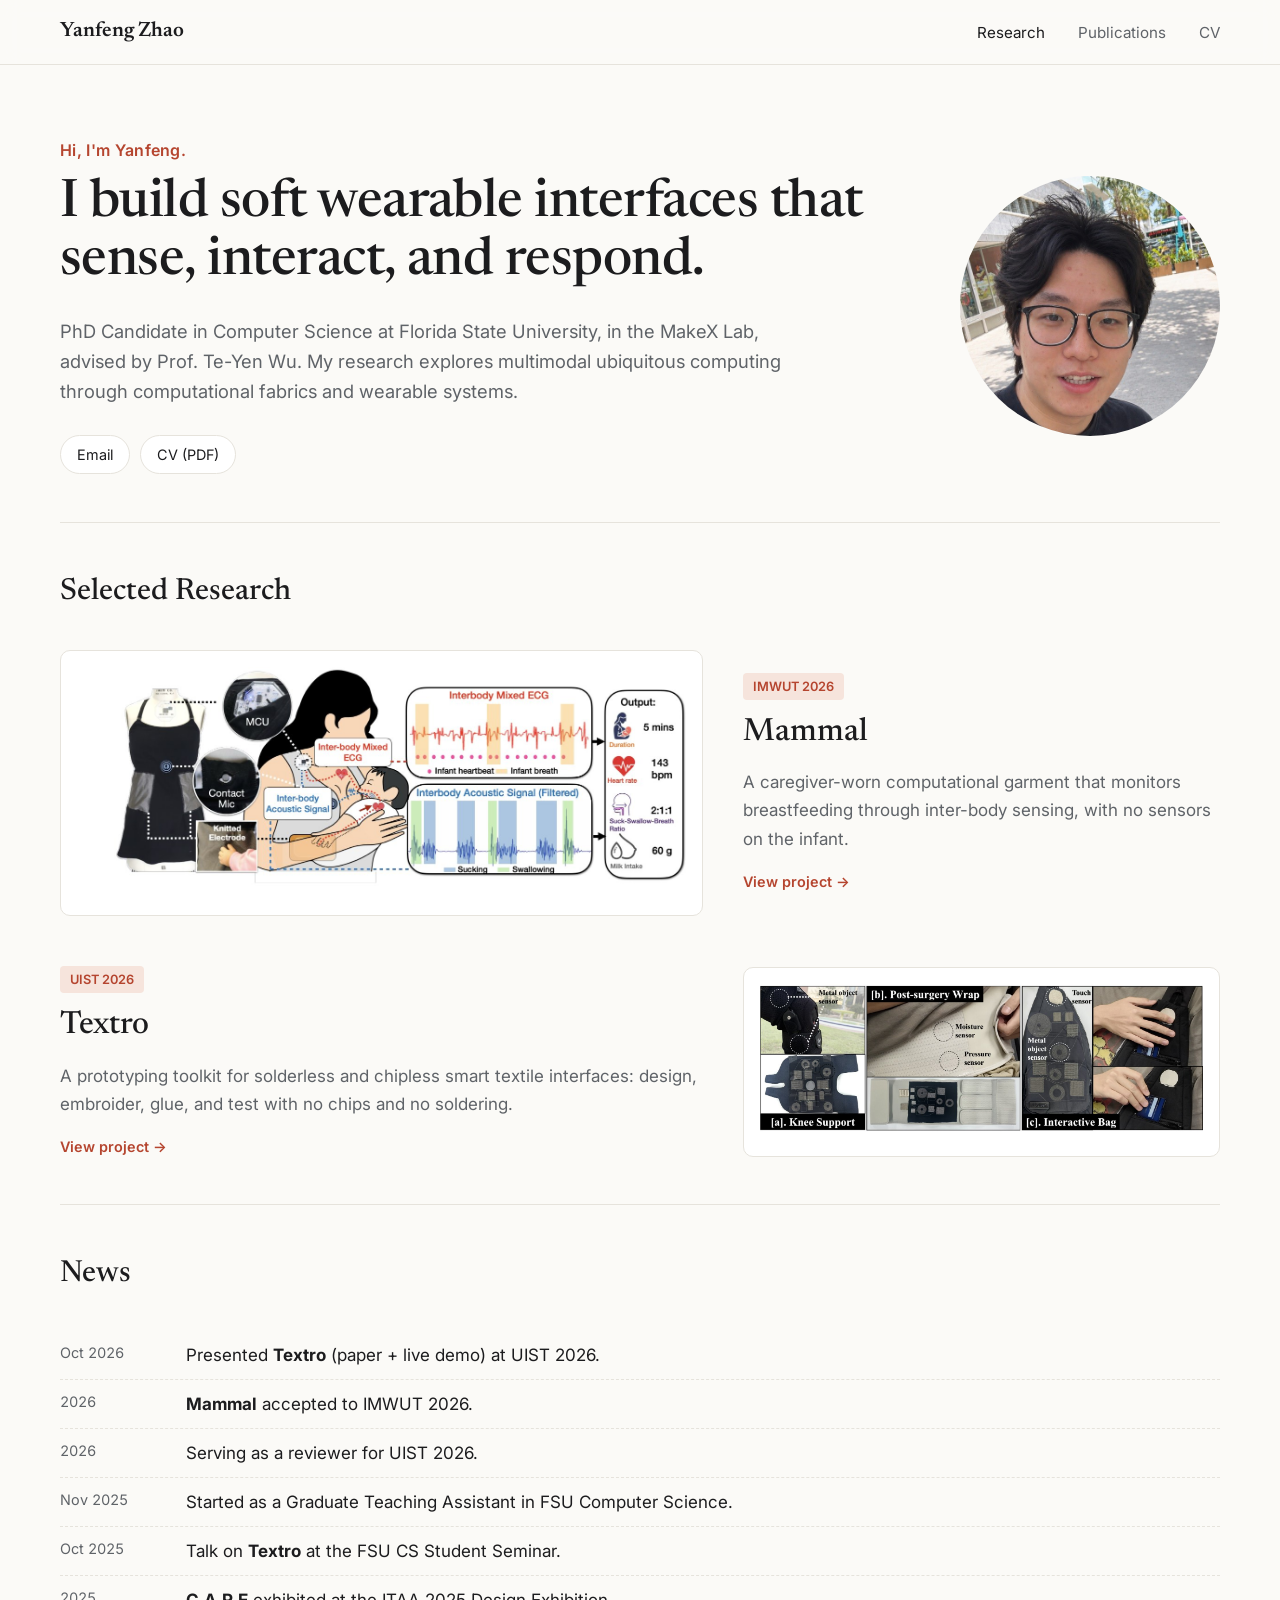
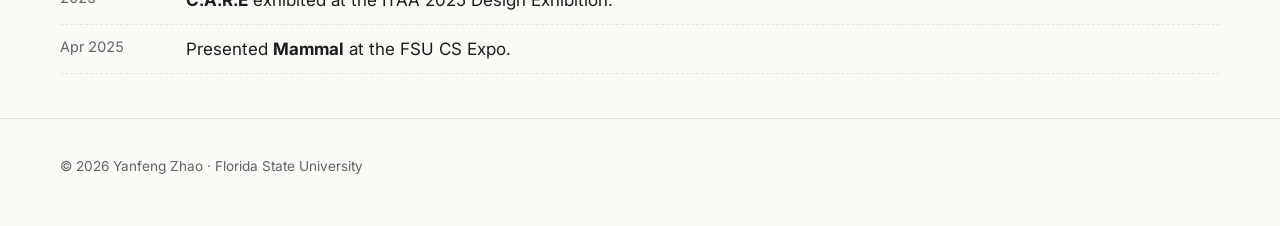
<file: index.html>
<!doctype html>
<html lang="en">
<head>
<meta charset="utf-8">
<meta name="viewport" content="width=device-width, initial-scale=1">
<title>Yanfeng Zhao</title>
<meta name="description" content="Yanfeng Zhao — PhD Candidate and HCI researcher building soft wearable interfaces, computational fabrics, and multimodal sensing systems. Florida State University.">
<link rel="preconnect" href="https://fonts.googleapis.com">
<link rel="preconnect" href="https://fonts.gstatic.com" crossorigin>
<link href="https://fonts.googleapis.com/css2?family=Inter:wght@400;500;600&family=Newsreader:opsz,wght@6..72,400;6..72,500;6..72,600&display=swap" rel="stylesheet">
<link rel="stylesheet" href="assets/style.css">
</head>
<body>

<header class="nav">
  <div class="wrap">
    <a class="brand" href="index.html">Yanfeng Zhao</a>
    <nav>
      <a href="index.html#research" class="active">Research</a>
      <a href="publications.html">Publications</a>
      <a href="files/cv.pdf" target="_blank" rel="noopener">CV</a>
    </nav>
  </div>
</header>

<main class="wrap">

  <!-- ===== HERO ===== -->
  <div class="hero">
    <div>
      <p class="hi">Hi, I'm Yanfeng.</p>
      <h1>I build soft wearable interfaces that sense, interact, and respond.</h1>
      <p class="lead">
        PhD Candidate in Computer Science at Florida State University, in the
        MakeX Lab, advised by Prof. Te-Yen Wu. My research explores multimodal
        ubiquitous computing through computational fabrics and wearable systems.
      </p>
      <div class="links">
        <a href="mailto:yz24f@fsu.edu">Email</a>
        <!-- <a href="https://scholar.google.com/citations?user=YOUR-ID">Google Scholar</a> -->
        <!-- <a href="https://github.com/YOUR-HANDLE">GitHub</a> -->
        <a href="files/cv.pdf" target="_blank" rel="noopener">CV (PDF)</a>
      </div>
    </div>
    <img class="portrait" src="assets/img/portrait.jpg" alt="Portrait of Yanfeng Zhao">
  </div>

  <!-- ===== SELECTED RESEARCH ===== -->
  <section id="research">
    <h2 class="section-title">Selected Research</h2>
    <div class="projects">

      <a class="project" href="projects/mammal.html">
        <div class="thumb fig"><img src="assets/img/mammal-hero.jpg" alt="Mammal computational garment"></div>
        <div>
          <span class="venue">IMWUT 2026</span>
          <h3>Mammal</h3>
          <p>A caregiver-worn computational garment that monitors breastfeeding through inter-body sensing, with no sensors on the infant.</p>
          <span class="more">View project →</span>
        </div>
      </a>

      <a class="project" href="projects/textro.html">
        <div class="thumb fig"><img src="assets/img/textro-hero.jpg" alt="Textro smart textile applications"></div>
        <div>
          <span class="venue">UIST 2026</span>
          <h3>Textro</h3>
          <p>A prototyping toolkit for solderless and chipless smart textile interfaces: design, embroider, glue, and test with no chips and no soldering.</p>
          <span class="more">View project →</span>
        </div>
      </a>

    </div>
  </section>

  <!-- ===== NEWS ===== -->
  <section id="news">
    <h2 class="section-title">News</h2>
    <ul class="news">
      <li><time>Oct 2026</time><span>Presented <b>Textro</b> (paper + live demo) at UIST 2026.</span></li>
      <li><time>2026</time><span><b>Mammal</b> accepted to IMWUT 2026.</span></li>
      <li><time>2026</time><span>Serving as a reviewer for UIST 2026.</span></li>
      <li><time>Nov 2025</time><span>Started as a Graduate Teaching Assistant in FSU Computer Science.</span></li>
      <li><time>Oct 2025</time><span>Talk on <b>Textro</b> at the FSU CS Student Seminar.</span></li>
      <li><time>2025</time><span><b>C.A.R.E</b> exhibited at the ITAA 2025 Design Exhibition.</span></li>
      <li><time>Apr 2025</time><span>Presented <b>Mammal</b> at the FSU CS Expo.</span></li>
      <!-- Add more: <li><time>Mon YYYY</time><span>...</span></li> -->
    </ul>
  </section>

</main>

<footer>
  <div class="wrap">© 2026 Yanfeng Zhao · Florida State University</div>
</footer>
</body>
</html>
</file>
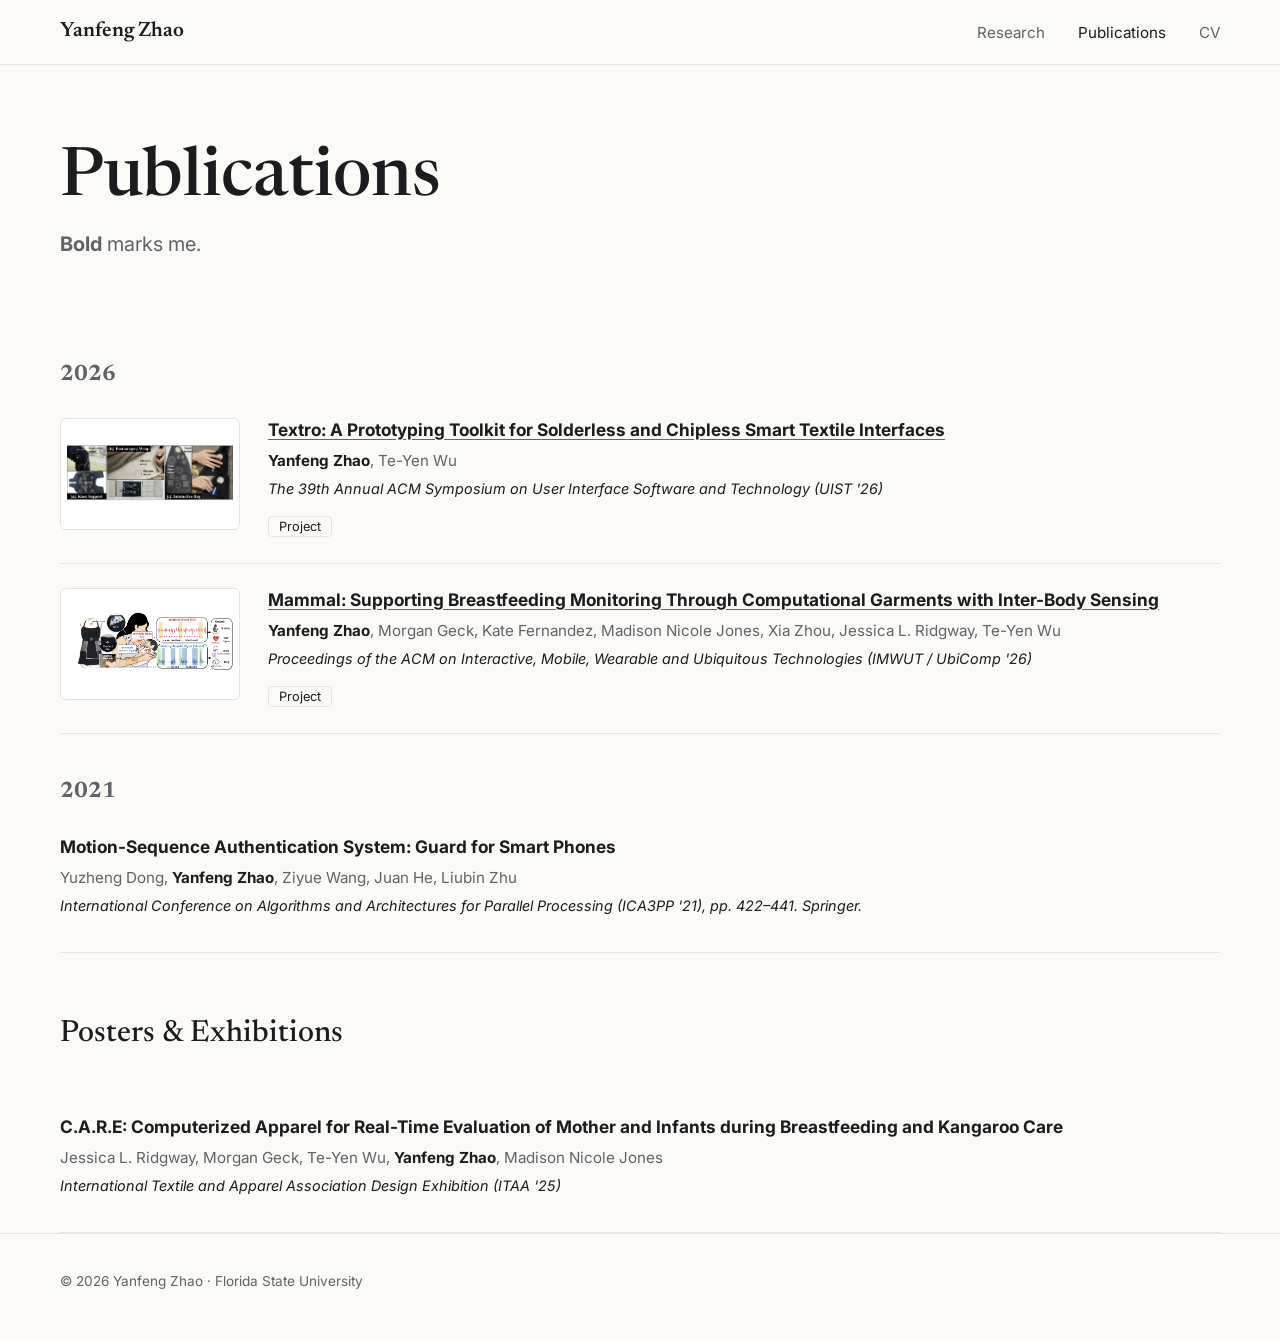
<file: publications.html>
<!doctype html>
<html lang="en">
<head>
<meta charset="utf-8">
<meta name="viewport" content="width=device-width, initial-scale=1">
<title>Publications — Yanfeng Zhao</title>
<link rel="preconnect" href="https://fonts.googleapis.com">
<link rel="preconnect" href="https://fonts.gstatic.com" crossorigin>
<link href="https://fonts.googleapis.com/css2?family=Inter:wght@400;500;600&family=Newsreader:opsz,wght@6..72,400;6..72,500;6..72,600&display=swap" rel="stylesheet">
<link rel="stylesheet" href="assets/style.css">
</head>
<body>

<header class="nav">
  <div class="wrap">
    <a class="brand" href="index.html">Yanfeng Zhao</a>
    <nav>
      <a href="index.html#research">Research</a>
      <a href="publications.html" class="active">Publications</a>
      <a href="files/cv.pdf" target="_blank" rel="noopener">CV</a>
    </nav>
  </div>
</header>

<main class="wrap">
  <div class="p-hero">
    <h1>Publications</h1>
    <p class="subtitle"><b>Bold</b> marks me.</p>
  </div>

  <h3 class="year">2026</h3>

  <div class="pub">
    <img class="fig" src="assets/img/textro-hero.jpg" alt="">
    <div>
      <h4><a href="projects/textro.html">Textro: A Prototyping Toolkit for Solderless and Chipless Smart Textile Interfaces</a></h4>
      <p class="authors"><b>Yanfeng Zhao</b>, Te-Yen Wu</p>
      <p class="meta">The 39th Annual ACM Symposium on User Interface Software and Technology (UIST '26)</p>
      <div class="tags"><a href="projects/textro.html">Project</a><!-- TODO: <a href="...">PDF</a><a href="...">DOI</a> --></div>
    </div>
  </div>

  <div class="pub">
    <img class="fig" src="assets/img/mammal-hero.jpg" alt="">
    <div>
      <h4><a href="projects/mammal.html">Mammal: Supporting Breastfeeding Monitoring Through Computational Garments with Inter-Body Sensing</a></h4>
      <p class="authors"><b>Yanfeng Zhao</b>, Morgan Geck, Kate Fernandez, Madison Nicole Jones, Xia Zhou, Jessica L. Ridgway, Te-Yen Wu</p>
      <p class="meta">Proceedings of the ACM on Interactive, Mobile, Wearable and Ubiquitous Technologies (IMWUT / UbiComp '26)</p>
      <div class="tags"><a href="projects/mammal.html">Project</a><!-- TODO: <a href="...">PDF</a><a href="...">DOI</a> --></div>
    </div>
  </div>

  <h3 class="year">2021</h3>

  <div class="pub" style="grid-template-columns:1fr">
    <div>
      <h4>Motion-Sequence Authentication System: Guard for Smart Phones</h4>
      <p class="authors">Yuzheng Dong, <b>Yanfeng Zhao</b>, Ziyue Wang, Juan He, Liubin Zhu</p>
      <p class="meta">International Conference on Algorithms and Architectures for Parallel Processing (ICA3PP '21), pp. 422–441. Springer.</p>
    </div>
  </div>

  <h2 class="section-title" style="margin-top:56px">Posters &amp; Exhibitions</h2>

  <div class="pub" style="grid-template-columns:1fr">
    <div>
      <h4>C.A.R.E: Computerized Apparel for Real-Time Evaluation of Mother and Infants during Breastfeeding and Kangaroo Care</h4>
      <p class="authors">Jessica L. Ridgway, Morgan Geck, Te-Yen Wu, <b>Yanfeng Zhao</b>, Madison Nicole Jones</p>
      <p class="meta">International Textile and Apparel Association Design Exhibition (ITAA '25)</p>
    </div>
  </div>
</main>

<footer>
  <div class="wrap">© 2026 Yanfeng Zhao · Florida State University</div>
</footer>
</body>
</html>
</file>
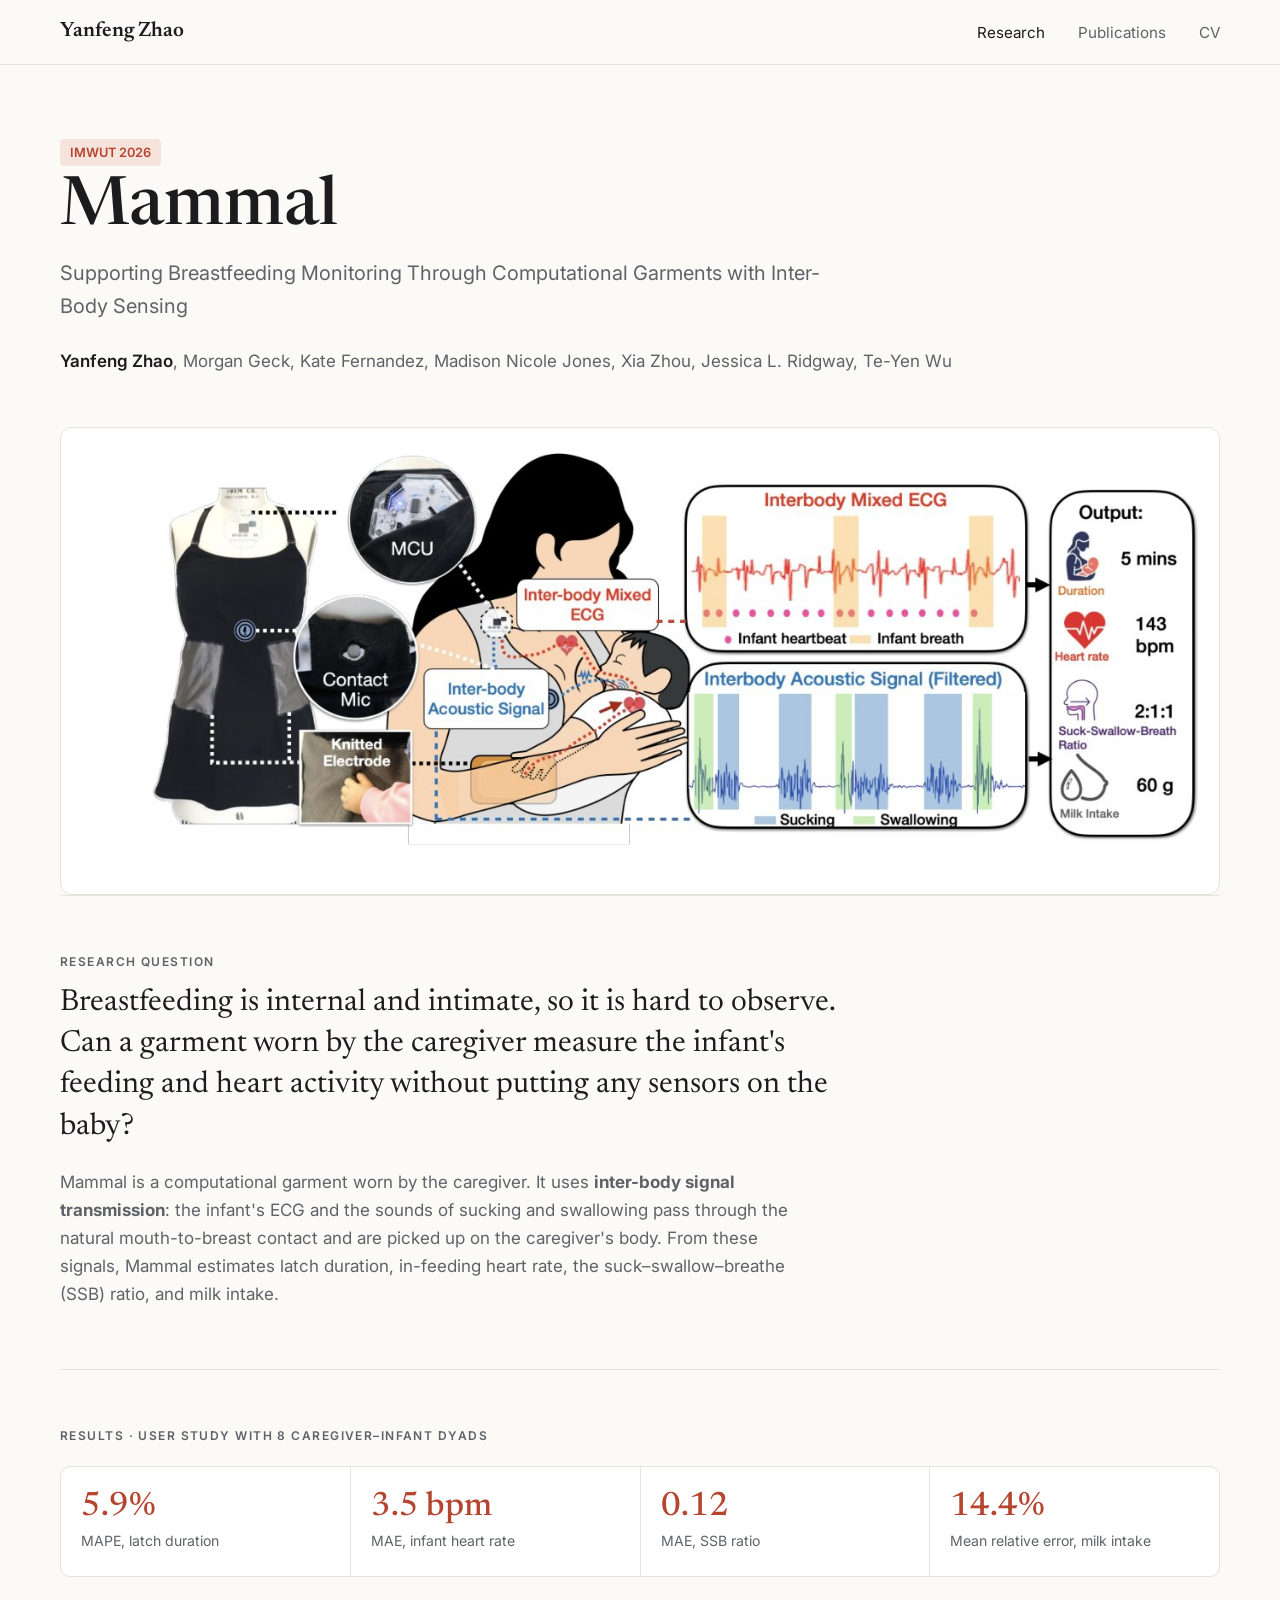
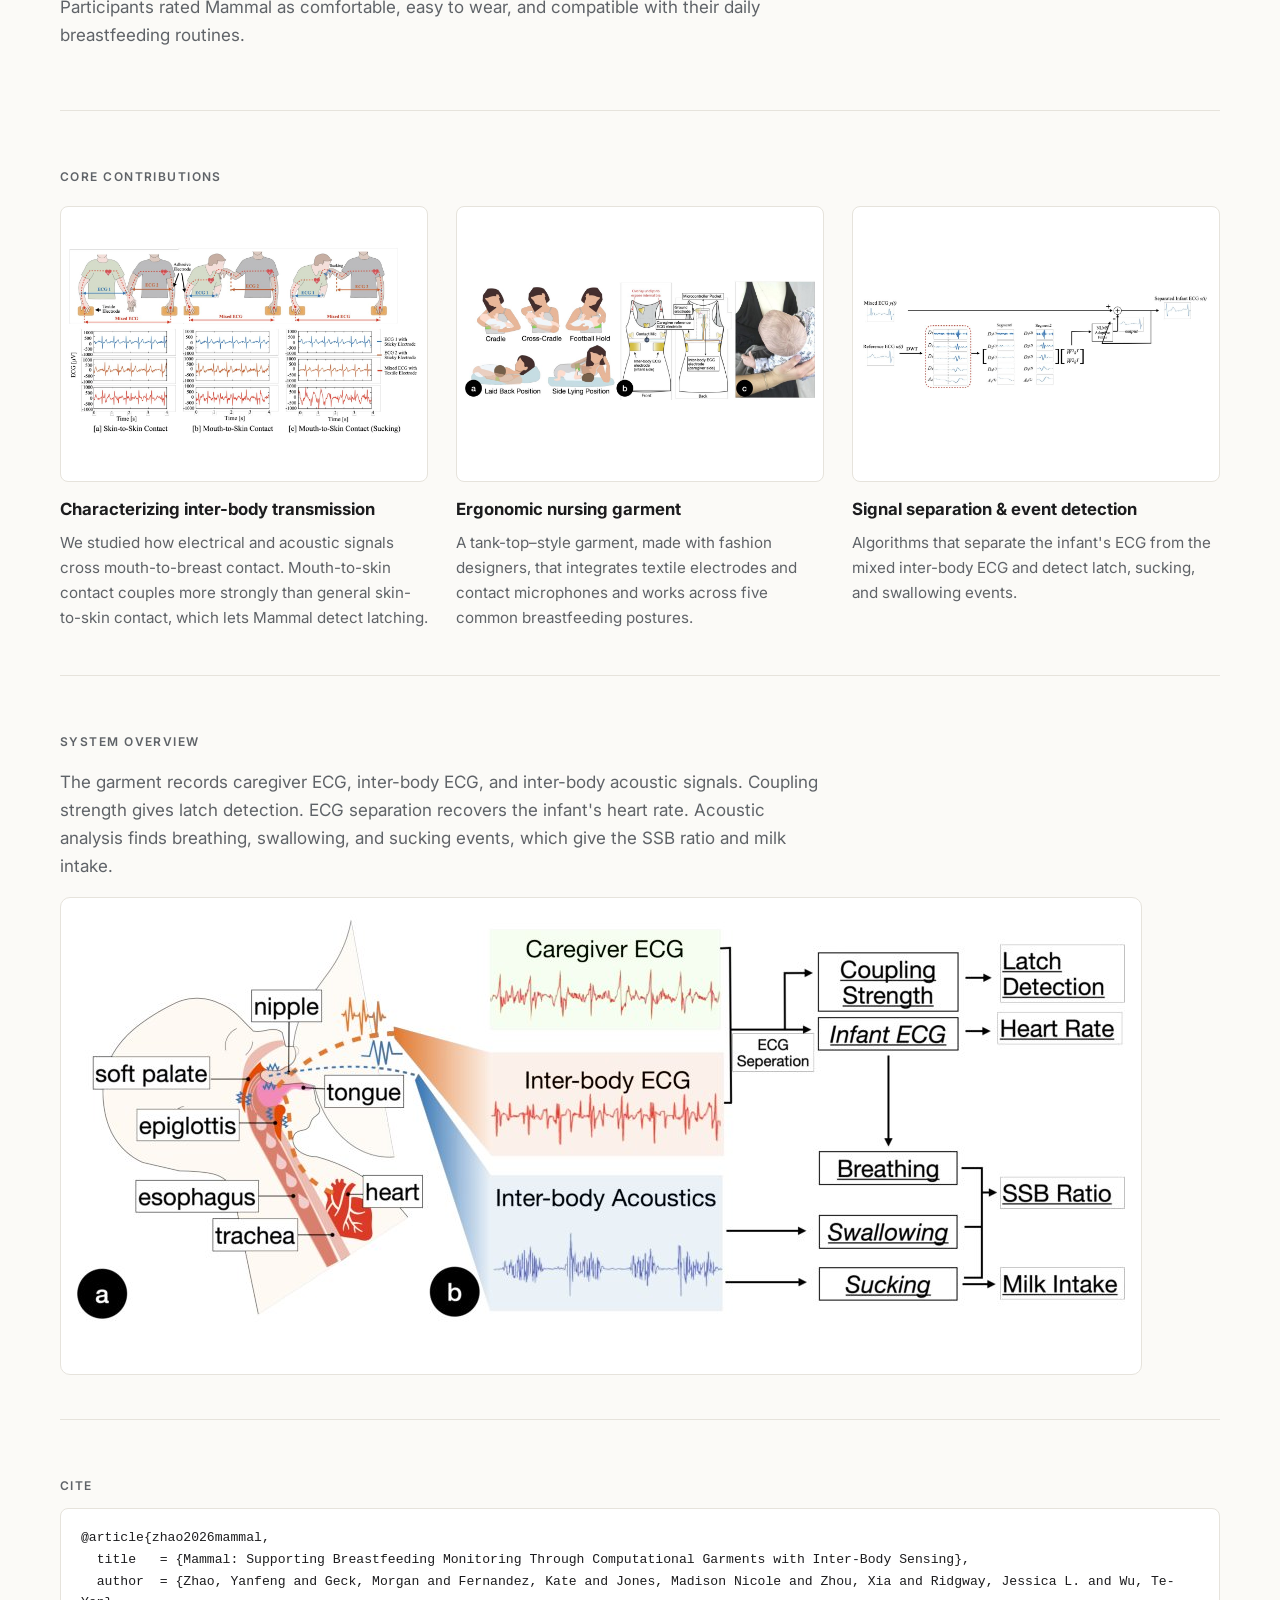
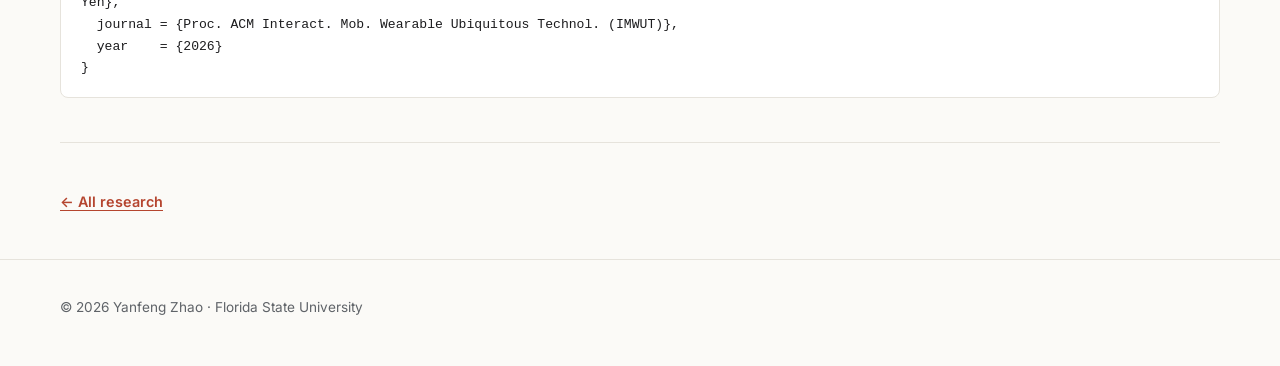
<file: projects/mammal.html>
<!doctype html>
<html lang="en">
<head>
<meta charset="utf-8">
<meta name="viewport" content="width=device-width, initial-scale=1">
<title>Mammal — Yanfeng Zhao</title>
<link rel="preconnect" href="https://fonts.googleapis.com">
<link rel="preconnect" href="https://fonts.gstatic.com" crossorigin>
<link href="https://fonts.googleapis.com/css2?family=Inter:wght@400;500;600&family=Newsreader:opsz,wght@6..72,400;6..72,500;6..72,600&display=swap" rel="stylesheet">
<link rel="stylesheet" href="../assets/style.css">
</head>
<body>

<header class="nav">
  <div class="wrap">
    <a class="brand" href="../index.html">Yanfeng Zhao</a>
    <nav>
      <a href="../index.html#research" class="active">Research</a>
      <a href="../publications.html">Publications</a>
      <a href="../files/cv.pdf" target="_blank" rel="noopener">CV</a>
    </nav>
  </div>
</header>

<main class="wrap">

  <div class="p-hero">
    <span class="venue">IMWUT 2026</span>
    <h1>Mammal</h1>
    <p class="subtitle">Supporting Breastfeeding Monitoring Through Computational Garments with Inter-Body Sensing</p>
    <p class="authors-line"><b>Yanfeng Zhao</b>, Morgan Geck, Kate Fernandez, Madison Nicole Jones, Xia Zhou, Jessica L. Ridgway, Te-Yen Wu</p>
    <!-- Add links when available:
      <div class="tags"><a href="PDF_URL">Paper (PDF)</a><a href="DOI_URL">DOI</a><a href="VIDEO_URL">Video</a></div>
    -->
  </div>

  <figure class="p-media fig" style="margin:0"><img src="../assets/img/mammal-hero.jpg" alt="Mammal garment with MCU, contact mic and knitted electrode, capturing inter-body ECG and acoustic signals during breastfeeding"></figure>

  <section>
    <p class="eyebrow">Research Question</p>
    <p class="question">Breastfeeding is internal and intimate, so it is hard to observe. Can a garment worn by the caregiver measure the infant's feeding and heart activity without putting any sensors on the baby?</p>
    <p class="prose" style="color:var(--muted);margin-top:20px">Mammal is a computational garment worn by the caregiver. It uses <b>inter-body signal transmission</b>: the infant's ECG and the sounds of sucking and swallowing pass through the natural mouth-to-breast contact and are picked up on the caregiver's body. From these signals, Mammal estimates latch duration, in-feeding heart rate, the suck–swallow–breathe (SSB) ratio, and milk intake.</p>
  </section>

  <section>
    <p class="eyebrow">Results · User study with 8 caregiver–infant dyads</p>
    <div class="stats">
      <div class="stat"><b>5.9%</b><span>MAPE, latch duration</span></div>
      <div class="stat"><b>3.5 bpm</b><span>MAE, infant heart rate</span></div>
      <div class="stat"><b>0.12</b><span>MAE, SSB ratio</span></div>
      <div class="stat"><b>14.4%</b><span>Mean relative error, milk intake</span></div>
    </div>
    <p class="prose" style="color:var(--muted);margin-top:16px">Participants rated Mammal as comfortable, easy to wear, and compatible with their daily breastfeeding routines.</p>
  </section>

  <section>
    <p class="eyebrow">Core Contributions</p>
    <div class="contrib" style="margin-top:20px">
      <figure>
        <img class="fig" src="../assets/img/mammal-c1.jpg" alt="Inter-body ECG under skin-to-skin and mouth-to-skin contact">
        <h4>Characterizing inter-body transmission</h4>
        <p>We studied how electrical and acoustic signals cross mouth-to-breast contact. Mouth-to-skin contact couples more strongly than general skin-to-skin contact, which lets Mammal detect latching.</p>
      </figure>
      <figure>
        <img class="fig" src="../assets/img/mammal-c2.jpg" alt="Breastfeeding postures and garment sensor layout">
        <h4>Ergonomic nursing garment</h4>
        <p>A tank-top–style garment, made with fashion designers, that integrates textile electrodes and contact microphones and works across five common breastfeeding postures.</p>
      </figure>
      <figure>
        <img class="fig" src="../assets/img/mammal-c3.jpg" alt="ECG separation pipeline with DWT and NLMS adaptive filter">
        <h4>Signal separation &amp; event detection</h4>
        <p>Algorithms that separate the infant's ECG from the mixed inter-body ECG and detect latch, sucking, and swallowing events.</p>
      </figure>
    </div>
  </section>

  <section class="overview">
    <p class="eyebrow">System Overview</p>
    <p class="prose" style="color:var(--muted)">The garment records caregiver ECG, inter-body ECG, and inter-body acoustic signals. Coupling strength gives latch detection. ECG separation recovers the infant's heart rate. Acoustic analysis finds breathing, swallowing, and sucking events, which give the SSB ratio and milk intake.</p>
    <img src="../assets/img/mammal-overview.jpg" alt="Inter-body signal paths and processing pipeline">
  </section>

  <section>
    <p class="eyebrow">Cite</p>
    <div class="cite">@article{zhao2026mammal,
  title   = {Mammal: Supporting Breastfeeding Monitoring Through Computational Garments with Inter-Body Sensing},
  author  = {Zhao, Yanfeng and Geck, Morgan and Fernandez, Kate and Jones, Madison Nicole and Zhou, Xia and Ridgway, Jessica L. and Wu, Te-Yen},
  journal = {Proc. ACM Interact. Mob. Wearable Ubiquitous Technol. (IMWUT)},
  year    = {2026}
}</div>
  </section>

  <section>
    <a class="more" href="../index.html#research">← All research</a>
  </section>
</main>

<footer>
  <div class="wrap">© 2026 Yanfeng Zhao · Florida State University</div>
</footer>
</body>
</html>
</file>
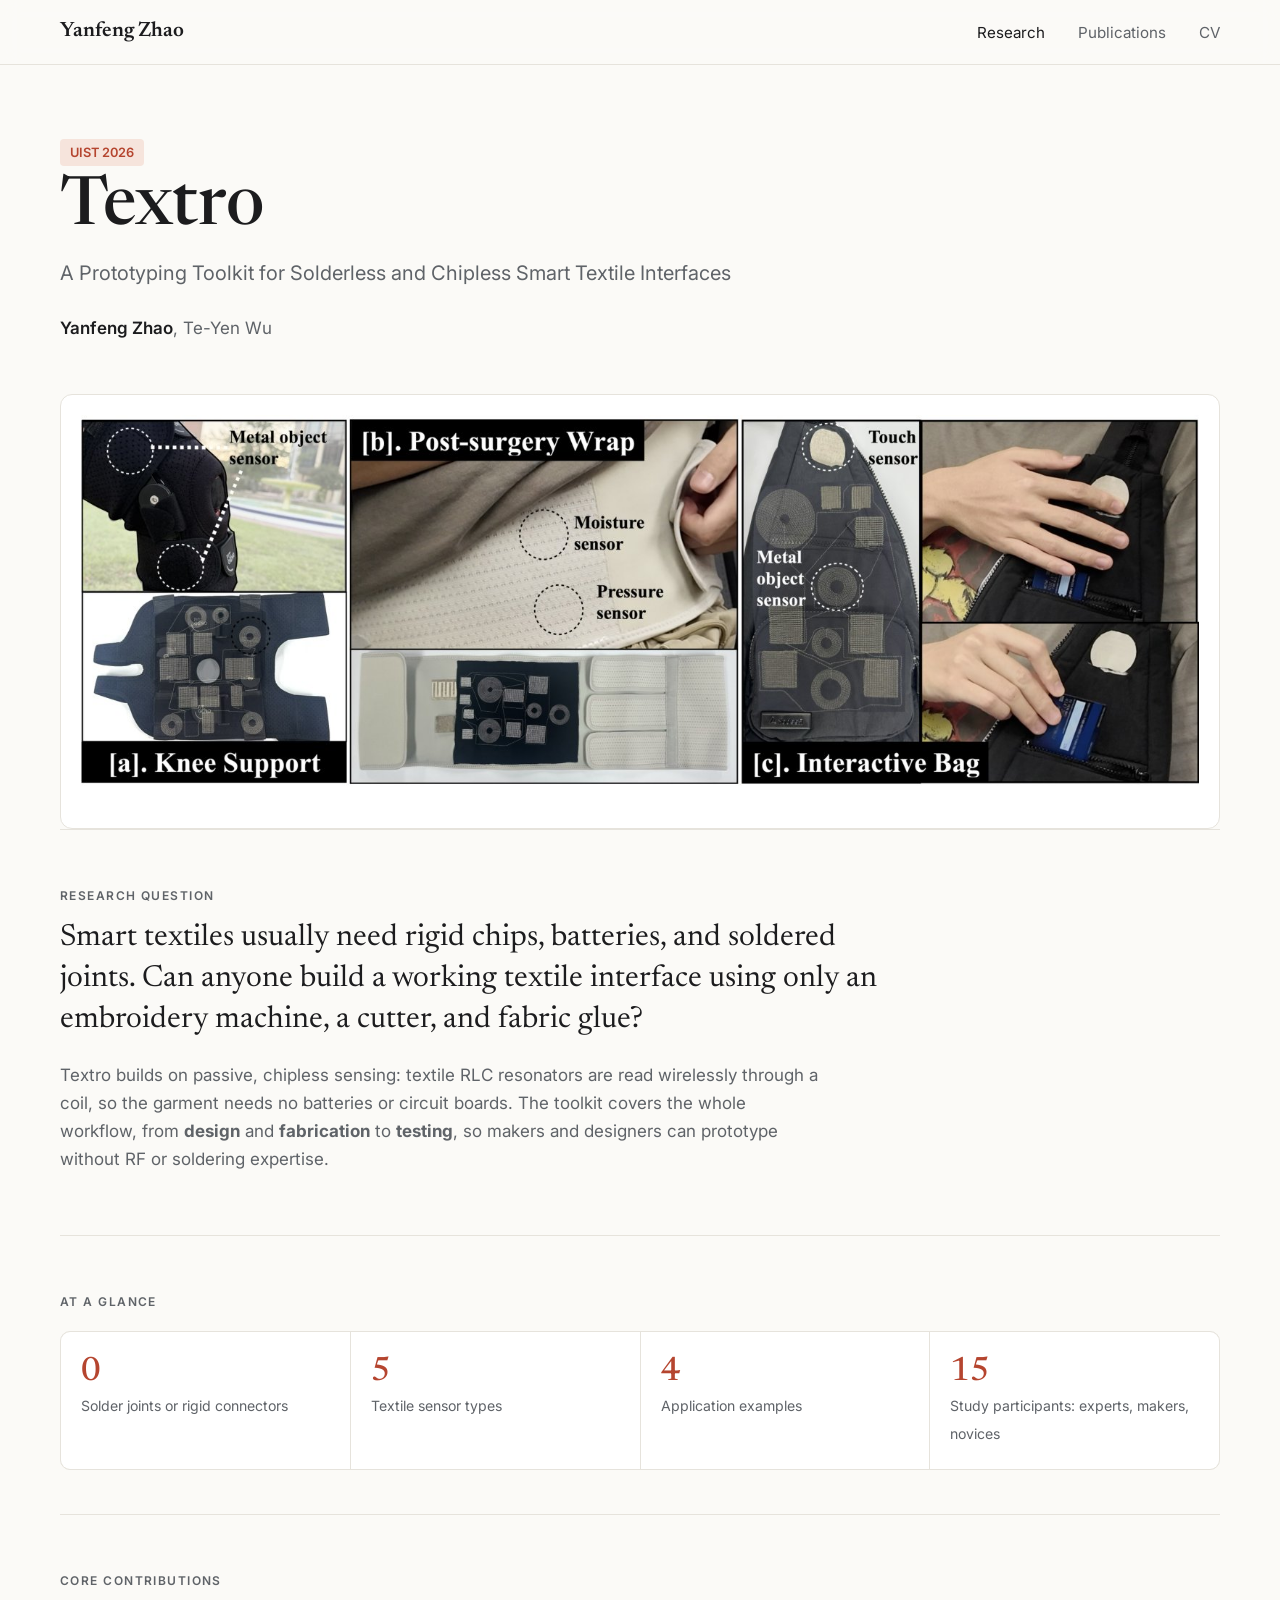
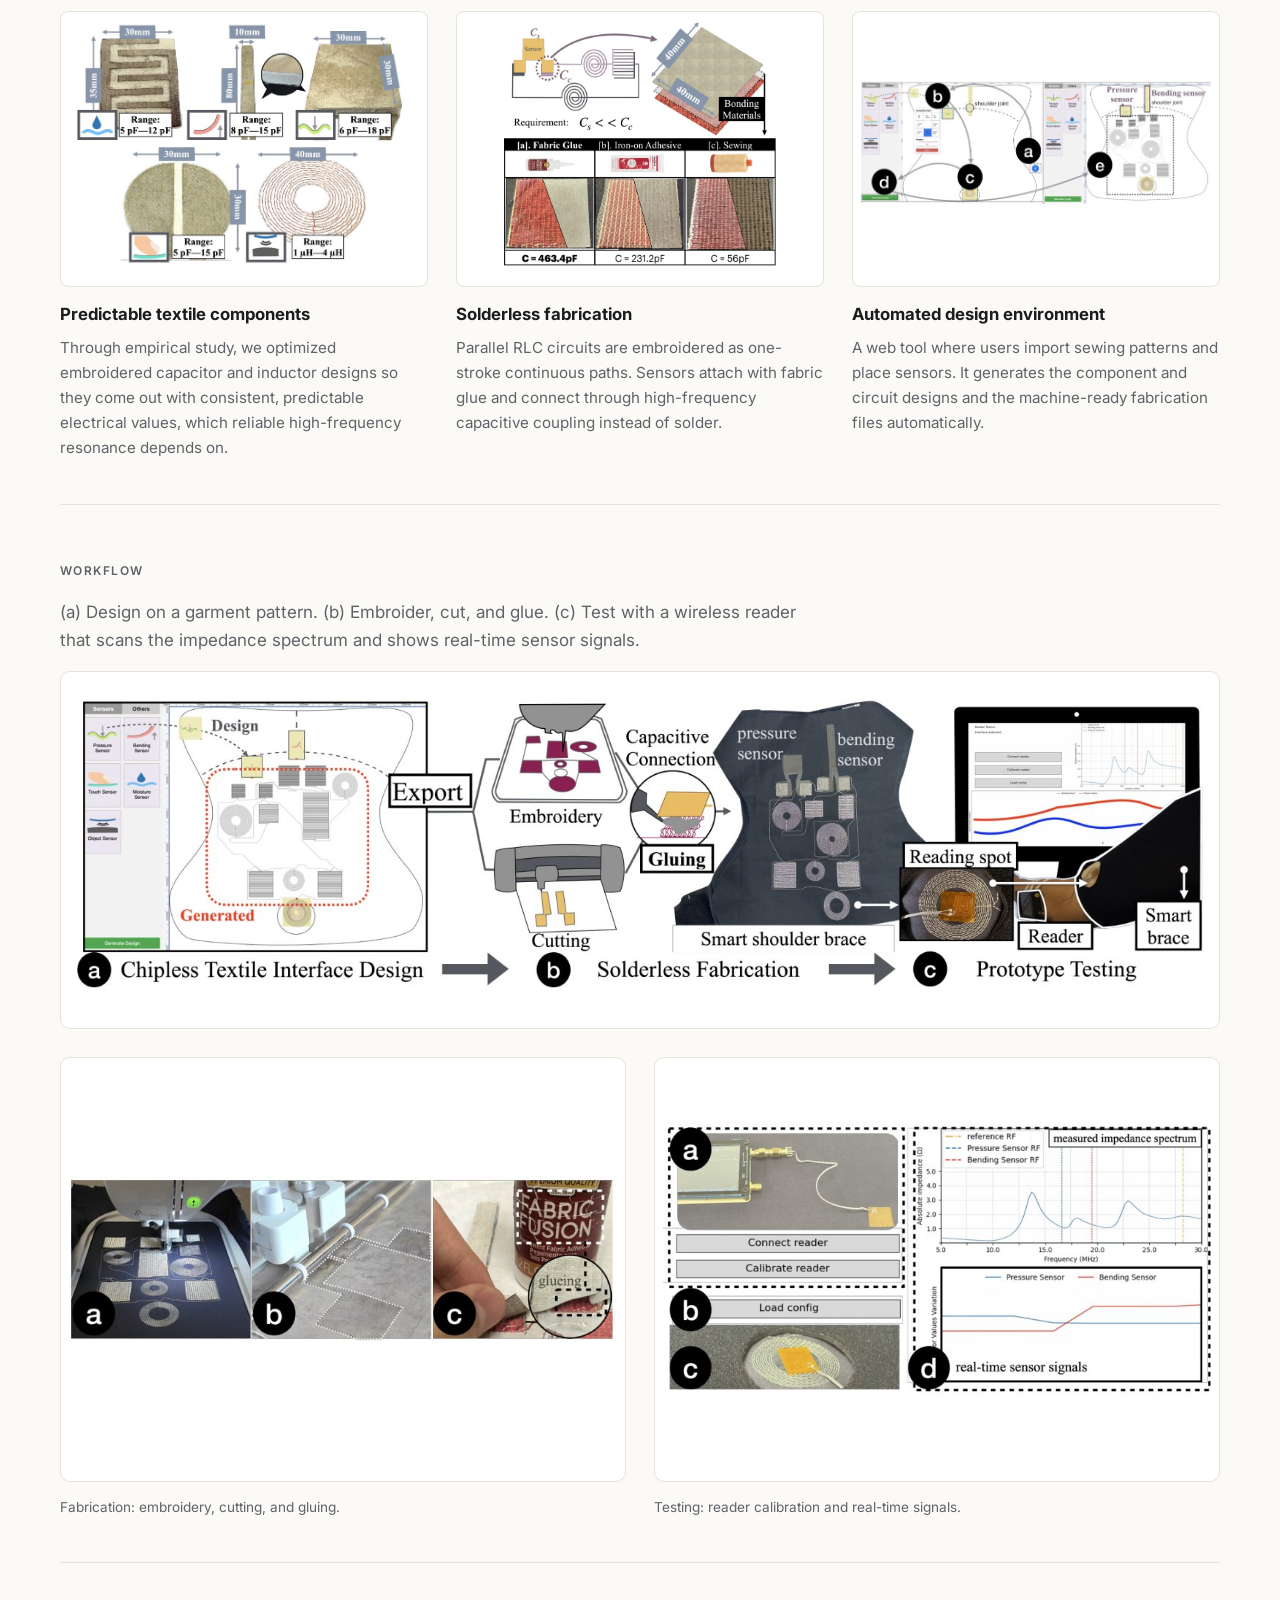
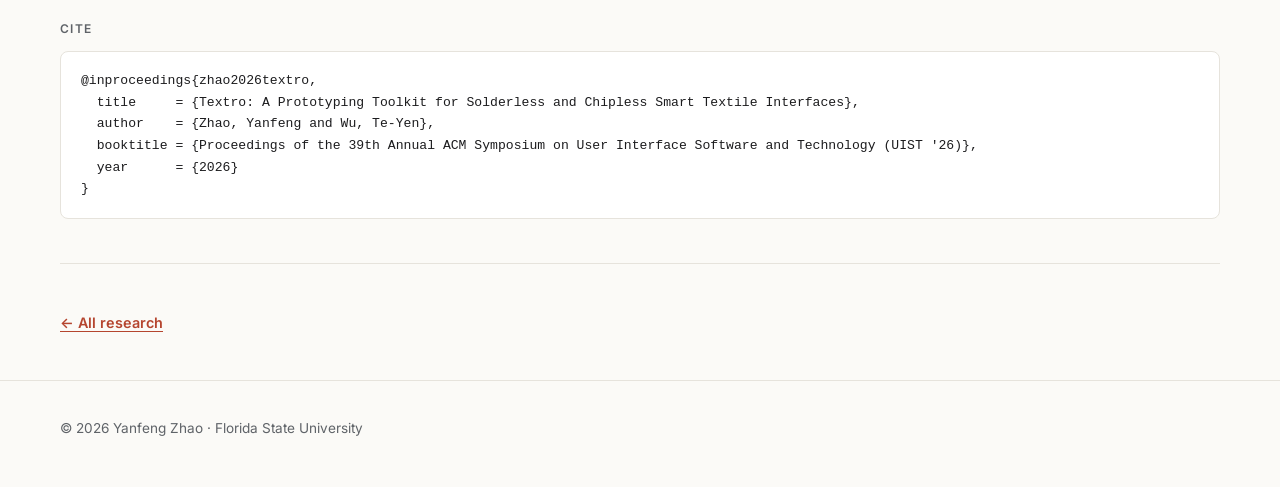
<file: projects/textro.html>
<!doctype html>
<html lang="en">
<head>
<meta charset="utf-8">
<meta name="viewport" content="width=device-width, initial-scale=1">
<title>Textro — Yanfeng Zhao</title>
<link rel="preconnect" href="https://fonts.googleapis.com">
<link rel="preconnect" href="https://fonts.gstatic.com" crossorigin>
<link href="https://fonts.googleapis.com/css2?family=Inter:wght@400;500;600&family=Newsreader:opsz,wght@6..72,400;6..72,500;6..72,600&display=swap" rel="stylesheet">
<link rel="stylesheet" href="../assets/style.css">
</head>
<body>

<header class="nav">
  <div class="wrap">
    <a class="brand" href="../index.html">Yanfeng Zhao</a>
    <nav>
      <a href="../index.html#research" class="active">Research</a>
      <a href="../publications.html">Publications</a>
      <a href="../files/cv.pdf" target="_blank" rel="noopener">CV</a>
    </nav>
  </div>
</header>

<main class="wrap">

  <div class="p-hero">
    <span class="venue">UIST 2026</span>
    <h1>Textro</h1>
    <p class="subtitle">A Prototyping Toolkit for Solderless and Chipless Smart Textile Interfaces</p>
    <p class="authors-line"><b>Yanfeng Zhao</b>, Te-Yen Wu</p>
    <!-- Add links when available:
      <div class="tags"><a href="PDF_URL">Paper (PDF)</a><a href="DOI_URL">DOI</a><a href="VIDEO_URL">Video</a></div>
    -->
  </div>

  <figure class="p-media fig" style="margin:0"><img src="../assets/img/textro-hero.jpg" alt="Applications built with Textro: knee support, post-surgery wrap, interactive bag"></figure>

  <section>
    <p class="eyebrow">Research Question</p>
    <p class="question">Smart textiles usually need rigid chips, batteries, and soldered joints. Can anyone build a working textile interface using only an embroidery machine, a cutter, and fabric glue?</p>
    <p class="prose" style="color:var(--muted);margin-top:20px">Textro builds on passive, chipless sensing: textile RLC resonators are read wirelessly through a coil, so the garment needs no batteries or circuit boards. The toolkit covers the whole workflow, from <b>design</b> and <b>fabrication</b> to <b>testing</b>, so makers and designers can prototype without RF or soldering expertise.</p>
  </section>

  <section>
    <p class="eyebrow">At a glance</p>
    <div class="stats">
      <div class="stat"><b>0</b><span>Solder joints or rigid connectors</span></div>
      <div class="stat"><b>5</b><span>Textile sensor types</span></div>
      <div class="stat"><b>4</b><span>Application examples</span></div>
      <div class="stat"><b>15</b><span>Study participants: experts, makers, novices</span></div>
    </div>
  </section>

  <section>
    <p class="eyebrow">Core Contributions</p>
    <div class="contrib" style="margin-top:20px">
      <figure>
        <img class="fig" src="../assets/img/textro-c1.jpg" alt="Five textile sensor types with measured ranges">
        <h4>Predictable textile components</h4>
        <p>Through empirical study, we optimized embroidered capacitor and inductor designs so they come out with consistent, predictable electrical values, which reliable high-frequency resonance depends on.</p>
      </figure>
      <figure>
        <img class="fig" src="../assets/img/textro-c2.jpg" alt="Capacitive coupling connection via fabric glue, iron-on adhesive, sewing">
        <h4>Solderless fabrication</h4>
        <p>Parallel RLC circuits are embroidered as one-stroke continuous paths. Sensors attach with fabric glue and connect through high-frequency capacitive coupling instead of solder.</p>
      </figure>
      <figure>
        <img class="fig" src="../assets/img/textro-c3.jpg" alt="Textro web-based design environment">
        <h4>Automated design environment</h4>
        <p>A web tool where users import sewing patterns and place sensors. It generates the component and circuit designs and the machine-ready fabrication files automatically.</p>
      </figure>
    </div>
  </section>

  <section class="overview">
    <p class="eyebrow">Workflow</p>
    <p class="prose" style="color:var(--muted)">(a) Design on a garment pattern. (b) Embroider, cut, and glue. (c) Test with a wireless reader that scans the impedance spectrum and shows real-time sensor signals.</p>
    <img src="../assets/img/textro-overview.jpg" alt="Textro workflow: design, solderless fabrication, prototype testing">
    <div class="contrib" style="margin-top:28px;grid-template-columns:1fr 1fr">
      <figure><img class="fig" src="../assets/img/textro-fab.jpg" alt="Embroidery, cutting, gluing"><figcaption class="cap">Fabrication: embroidery, cutting, and gluing.</figcaption></figure>
      <figure><img class="fig" src="../assets/img/textro-test.jpg" alt="Reader and real-time signal visualization"><figcaption class="cap">Testing: reader calibration and real-time signals.</figcaption></figure>
    </div>
  </section>

  <section>
    <p class="eyebrow">Cite</p>
    <div class="cite">@inproceedings{zhao2026textro,
  title     = {Textro: A Prototyping Toolkit for Solderless and Chipless Smart Textile Interfaces},
  author    = {Zhao, Yanfeng and Wu, Te-Yen},
  booktitle = {Proceedings of the 39th Annual ACM Symposium on User Interface Software and Technology (UIST '26)},
  year      = {2026}
}</div>
  </section>

  <section>
    <a class="more" href="../index.html#research">← All research</a>
  </section>
</main>

<footer>
  <div class="wrap">© 2026 Yanfeng Zhao · Florida State University</div>
</footer>
</body>
</html>
</file>
<file: assets/style.css>
/* ===== Yanfeng Zhao — Academic Portfolio ===== */
:root {
  --bg: #fbfaf7;
  --surface: #ffffff;
  --text: #1c1c1e;
  --muted: #5f6368;
  --line: #e6e3dc;
  --accent: #b5452f;      /* warm thread red */
  --accent-soft: #f6e4dc;
  --serif: "Newsreader", Georgia, serif;
  --sans: "Inter", -apple-system, "Segoe UI", Roboto, sans-serif;
  --max: 1240px;
}
@media (prefers-color-scheme: dark) {
  :root {
    --bg: #141416; --surface: #1c1c1f; --text: #ececec; --muted: #a0a0a6;
    --line: #2c2c31; --accent: #e07a5f; --accent-soft: #3a2621;
  }
}
* { box-sizing: border-box; }
html { scroll-behavior: smooth; }
body {
  margin: 0; background: var(--bg); color: var(--text);
  font-family: var(--sans); font-size: 17px; line-height: 1.65;
  -webkit-font-smoothing: antialiased;
}
img { max-width: 100%; display: block; }
a { color: inherit; text-decoration-color: var(--accent); text-underline-offset: 3px; }
a:hover { color: var(--accent); }
.wrap { max-width: var(--max); margin: 0 auto; padding: 0 40px; }

/* Nav */
header.nav { position: sticky; top: 0; z-index: 10; background: color-mix(in srgb, var(--bg) 88%, transparent); backdrop-filter: blur(10px); border-bottom: 1px solid var(--line); }
header.nav .wrap { display: flex; align-items: center; justify-content: space-between; height: 64px; }
.brand { font-family: var(--serif); font-size: 1.3rem; font-weight: 600; text-decoration: none; }
nav a { text-decoration: none; margin-left: 28px; font-size: .95rem; color: var(--muted); }
nav a:hover, nav a.active { color: var(--text); }

/* Hero */
.hero { padding: 72px 0 48px; display: grid; grid-template-columns: 1fr 260px; gap: 64px; align-items: center; }
.hero .hi { font-size: 1rem; color: var(--accent); font-weight: 600; letter-spacing: .02em; margin: 0 0 12px; }
.hero h1 { font-family: var(--serif); font-weight: 500; font-size: clamp(2rem, 4.2vw, 3.3rem); line-height: 1.1; margin: 0 0 24px; letter-spacing: -.01em; }
.hero p.lead { color: var(--muted); font-size: 1.15rem; max-width: 760px; margin: 0 0 28px; }
.hero .portrait { border-radius: 50%; aspect-ratio: 1; object-fit: cover; width: 260px; }
.links { display: flex; flex-wrap: wrap; gap: 10px; }
.links a { font-size: .9rem; text-decoration: none; padding: 7px 16px; border: 1px solid var(--line); border-radius: 999px; background: var(--surface); }
.links a:hover { border-color: var(--accent); }

/* Sections */
section { padding: 44px 0; border-top: 1px solid var(--line); }
.section-title { font-family: var(--serif); font-size: 1.9rem; font-weight: 500; margin: 0 0 32px; }
.eyebrow { text-transform: uppercase; letter-spacing: .12em; font-size: .75rem; color: var(--muted); font-weight: 600; }

/* Project cards */
.projects { display: grid; gap: 48px; }
.project { display: grid; grid-template-columns: 1.35fr 1fr; gap: 40px; align-items: center; text-decoration: none; }
.project:nth-child(even) .thumb { order: 2; }
.thumb { overflow: hidden; border-radius: 10px; background: var(--line); aspect-ratio: 16/10; }
.thumb img { width: 100%; height: 100%; object-fit: cover; transition: transform .5s ease; }
.project:hover .thumb img { transform: scale(1.03); }
.project h3 { font-family: var(--serif); font-size: 2rem; font-weight: 500; margin: 6px 0 10px; }
.project p { color: var(--muted); margin: 0 0 14px; }
.venue { display: inline-block; font-size: .8rem; font-weight: 600; padding: 3px 10px; border-radius: 4px; background: var(--accent-soft); color: var(--accent); }
.more { font-size: .9rem; font-weight: 600; color: var(--accent); }

/* News */
.news { list-style: none; padding: 0; margin: 0; }
.news li { display: grid; grid-template-columns: 110px 1fr; gap: 16px; padding: 10px 0; border-bottom: 1px dashed var(--line); }
.news time { color: var(--muted); font-size: .9rem; font-variant-numeric: tabular-nums; }

/* Publications */
.pub { display: grid; grid-template-columns: 180px 1fr; gap: 28px; padding: 24px 0; border-bottom: 1px solid var(--line); }
.pub img { border-radius: 6px; aspect-ratio: 16/10; object-fit: cover; }
.pub h4 { margin: 0 0 6px; font-size: 1.08rem; line-height: 1.4; }
.pub .authors { color: var(--muted); font-size: .95rem; margin: 0 0 4px; }
.pub .authors b { color: var(--text); }
.pub .meta { font-size: .9rem; font-style: italic; margin: 0 0 10px; }
.tags a { font-size: .8rem; text-decoration: none; padding: 2px 10px; border: 1px solid var(--line); border-radius: 4px; margin-right: 6px; }
.tags a:hover { border-color: var(--accent); }
.year { font-family: var(--serif); font-size: 1.4rem; margin: 40px 0 0; color: var(--muted); }

/* Project page */
.p-hero { padding: 72px 0 32px; }
.p-hero h1 { font-family: var(--serif); font-weight: 500; font-size: clamp(2.6rem, 6vw, 4.2rem); margin: 8px 0 12px; line-height: 1.05; }
.p-hero .subtitle { font-size: 1.25rem; color: var(--muted); max-width: 760px; margin: 0 0 24px; }
.p-media { border-radius: 12px; overflow: hidden; aspect-ratio: 16/9; background: var(--line); }
.p-media img, .p-media video, .p-media iframe { width: 100%; height: 100%; object-fit: cover; border: 0; }
.question { font-family: var(--serif); font-size: clamp(1.4rem, 3vw, 1.9rem); line-height: 1.35; max-width: 820px; margin: 0; }
.contrib { display: grid; grid-template-columns: repeat(3, 1fr); gap: 28px; }
.contrib figure { margin: 0; }
.contrib img { border-radius: 8px; aspect-ratio: 4/3; object-fit: cover; margin-bottom: 14px; }
.contrib h4 { margin: 0 0 6px; font-size: 1.05rem; }
.contrib p { margin: 0; color: var(--muted); font-size: .95rem; }
.overview img { border-radius: 10px; border: 1px solid var(--line); background: var(--surface); }
.cite { background: var(--surface); border: 1px solid var(--line); border-radius: 8px; padding: 18px 20px; font-family: ui-monospace, Menlo, monospace; font-size: .82rem; white-space: pre-wrap; overflow-x: auto; }
.prose { max-width: 760px; }

/* CV */
.cv-row { display: grid; grid-template-columns: 140px 1fr; gap: 24px; padding: 12px 0; }
.cv-row .when { color: var(--muted); font-size: .92rem; }
.cv-row h4 { margin: 0; font-size: 1rem; }
.cv-row p { margin: 2px 0 0; color: var(--muted); font-size: .95rem; }

footer { border-top: 1px solid var(--line); padding: 36px 0 48px; color: var(--muted); font-size: .85rem; }

/* Responsive */
@media (max-width: 820px) {
  body { font-size: 16px; }
  nav a { margin-left: 14px; font-size: .88rem; }
  .brand { white-space: nowrap; font-size: 1.1rem; }
  .p-media.fig { padding: 8px; }
  .hero { grid-template-columns: 1fr; padding: 56px 0 48px; gap: 28px; }
  .hero .portrait { width: 132px; order: -1; }
  .project { grid-template-columns: 1fr; gap: 20px; }
  .project:nth-child(even) .thumb { order: 0; }
  .contrib { grid-template-columns: 1fr; }
  .pub { grid-template-columns: 1fr; gap: 14px; }
  .pub img { max-width: 320px; }
  .news li, .cv-row { grid-template-columns: 1fr; gap: 2px; }
}

/* ===== Paper figures (keep whole figure visible, white card in both themes) ===== */
.thumb.fig, .p-media.fig { background: #fff; aspect-ratio: auto; }
.thumb.fig { aspect-ratio: auto; padding: 16px; border: 1px solid var(--line); }
.thumb.fig img { height: auto; object-fit: contain; }
.p-media.fig { padding: 20px; border: 1px solid var(--line); }
.p-media.fig img { height: auto; object-fit: contain; }
.contrib img.fig { background: #fff; object-fit: contain; padding: 8px; border: 1px solid var(--line); }
.overview img { padding: 16px; background: #fff; }
.pub img.fig { background: #fff; object-fit: contain; padding: 6px; border: 1px solid var(--line); }
figcaption.cap { font-size: .85rem; color: var(--muted); margin-top: 10px; }

/* Stats strip */
.stats { display: grid; grid-template-columns: repeat(4, 1fr); gap: 1px; background: var(--line); border: 1px solid var(--line); border-radius: 10px; overflow: hidden; margin-top: 20px; }
.stat { background: var(--surface); padding: 22px 20px; }
.stat b { display: block; font-family: var(--serif); font-size: 2.1rem; font-weight: 500; line-height: 1.1; color: var(--accent); }
.stat span { font-size: .88rem; color: var(--muted); }
.authors-line { color: var(--muted); margin: 0 0 20px; }
.authors-line b { color: var(--text); font-weight: 600; }
@media (max-width: 820px) { .stats { grid-template-columns: 1fr 1fr; } .stat b { font-size: 1.6rem; } }
</file>
